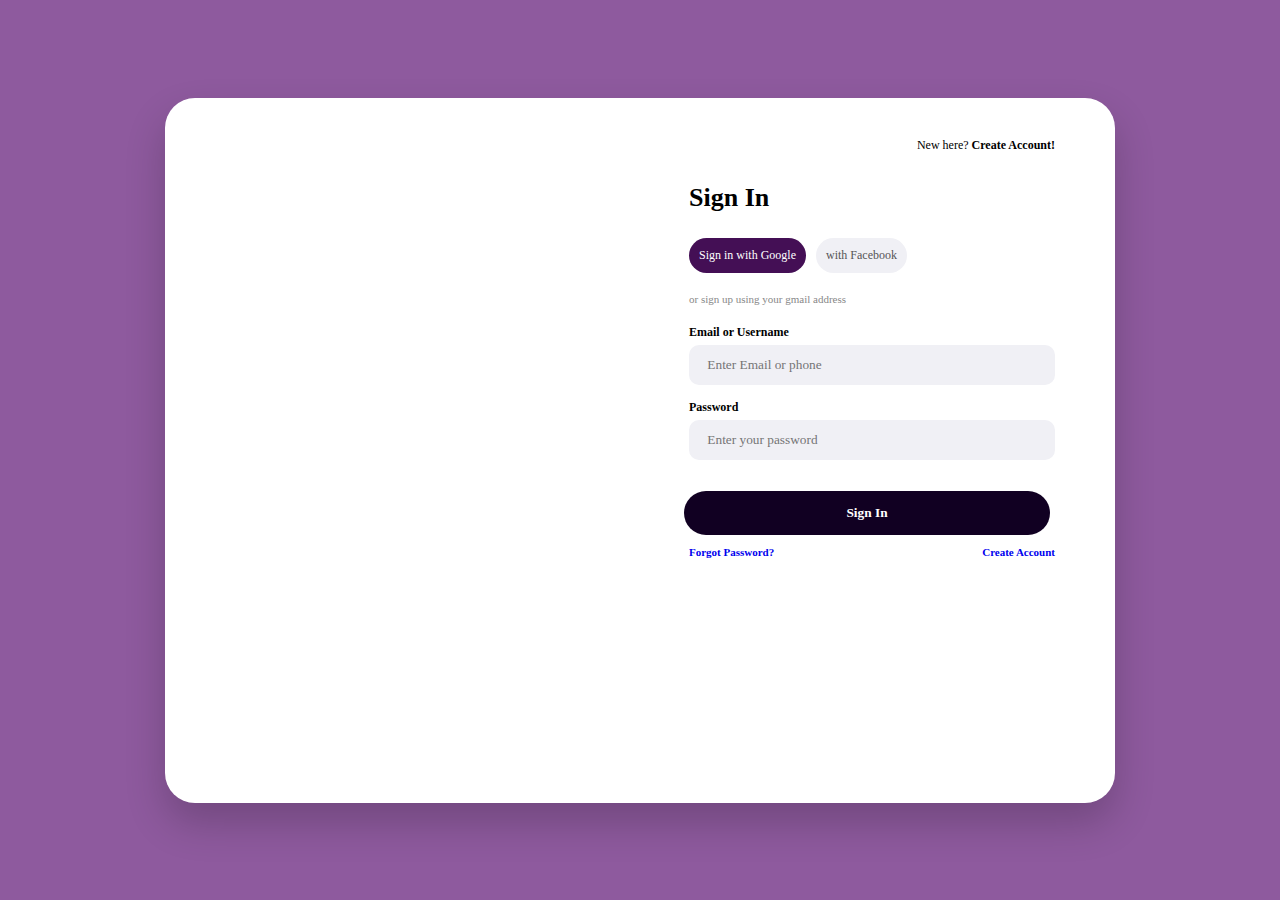
<file: index.html>
<!DOCTYPE html>
<html lang="en">

<head>
    <meta charset="UTF-8">
    <meta name="viewport" content="width=device-width, initial-scale=1.0">
    <title>Login</title>
    <link rel="stylesheet" href="index.css">
</head>

<body>
    <div class="main-container">
        <div class ="image-section">
            <div class="Astro">
                <h1>Astro</h1>
                <p class="tagline">Welcome back. Lets continue the journey</p>
                <p class="footer">Beyond Earth's grasp</p>
            </div>
        </div>



        <div class=" upper">
            <div class="nav">
                New here? <a href="SignUp.html">Create Account!</a>
            </div>


            <div class="signin">
                <h2>Sign In</h2>

                <div class="link">
                    <button class="btn-google">Sign in with Google</button>
                    <button class="btn-facebook">with Facebook</button>
                </div>

                <p class="divider"> or sign up using your gmail address </p>

                <form>
                    <div class="text">
                        <label>Email or Username </label>
                        <input type="email" placeholder=" Enter Email or phone" required="true">
                    </div>

                    <div class="text">
                        <label>Password</label>
                        <input type="password" placeholder=" Enter your password" required="true">
                    </div>

                    <button type="submit" class="submit" value="login"> Sign In</button>

                </form>

                <div class="extra-links">
                    <a href="#">Forgot Password?</a>
                    <a href="SignUp.html">Create Account</a>
                </div>
            </div>
        </div>

    </div>
    
</body>

</html>
</file>
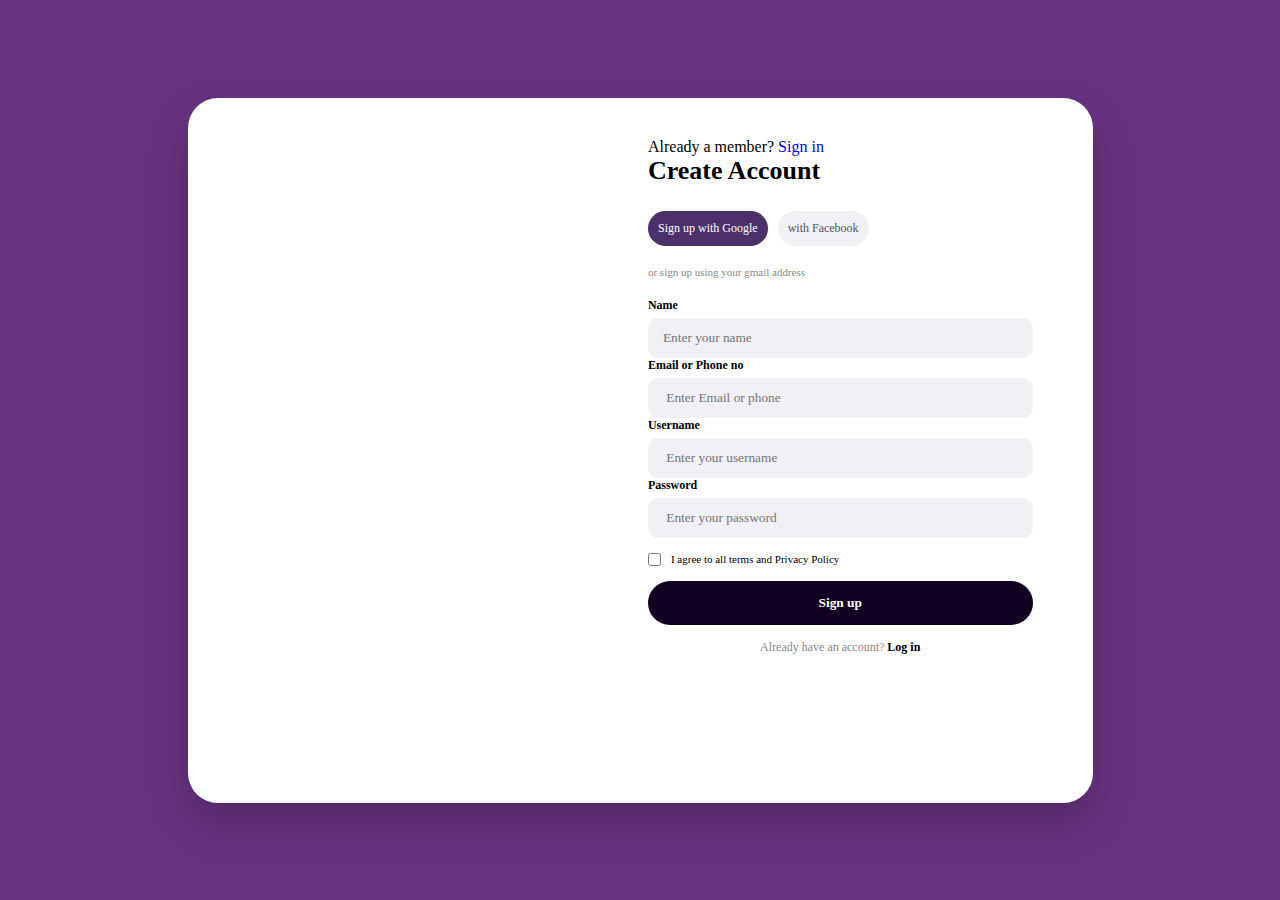
<file: SignUp.html>
<!DOCTYPE html>
<html lang="en">

<head>
    <meta charset="UTF-8">
    <meta name="viewport" content="width=device-width, initial-scale=1.0">
    <title>sign in-sign out</title>
    <link rel="stylesheet" href="style.css">
</head>

<body>
    <div class="the-whole-page">
        <div class="image">
            <div class="imgtext">
                <h1> Astro</h1>
                <p class="tagline"> Exploring new frontiers, one step at a Time</p>
                <p class="footer">Beyond Earth's grasp</p>
            </div>
        </div>

        <div class="form-section">
            <div class="Signin">
                Already a member?<a  href="index.html"> Sign in</a>
            </div>

            <div class=" mainsign">
                <h2>Create Account</h2>

                <div class="link">
                     <a href="https://www.google.com/">
                    <button class="btn-google">Sign up with Google</button></a>
                    <a href="https://www.facebook.com/">
                    <button class="btn-facebook">with Facebook</button></a>
                </div>

                <p class="divider"> or sign up using your gmail address </p>

                <form action="#" method="post" target="_blank">
                    <div class="input">
                        <label>Name</label>
                        <input type="text" placeholder="Enter your name" required="true">
                    </div>
                    <div class="input">
                        <label>Email or Phone no</label>
                        <input type="email" placeholder=" Enter Email or phone" required="true">
                    </div>
                    <div class="input">
                        <label>Username</label>
                        <input type="text" placeholder=" Enter your username" required="true">
                    </div>
                    <div class="input">
                        <label>Password</label>
                        <input type="password" placeholder=" Enter your password" required="true">
                    </div>
                    <div class="box">
                        <input type="checkbox">
                        <label for="terms">I agree to all terms and Privacy Policy</label>

                    </div>
                   

                    <button type="submit" class="submit"> Sign up</button>
                </form>

                <p class="tick">Already have an account? <a href="index.html">Log in</a></p>
            </div>
        </div>
    </div>

</body>

</html>
</file>
<file: index.css>
*{
    margin:0px ;
    padding:0px ;
     box-sizing: border-box;
     font-family:cursive;
}
body {
    background-color:  #8e5a9e;
    display: flex;
    justify-content: center;
    align-items: center;
    min-height: 100vh;}

        .main-container {
            display: flex;
            width: 950px;
            height: 705px;
            background: white;
            border-radius: 30px;
            overflow: hidden;
            box-shadow: 0 20px 40px rgba(0, 0, 0, 0.2)
        }

        .astro h1{
                
            font-size: 28px;
            font-weight: 600;
            line-height: 1.2;
            width: 80%;
        }

        .tagline {
                margin-top: 3rem;
            font-size: 28px;
            font-weight: 600;
            line-height: 1.2;
            width: 80%;
        }

        .footer {
            position: absolute;
            bottom: 40px;
            font-size: 12px;
            opacity: 0.8;
        }

        .upper{
            
            flex: 1.2;
            padding: 40px 60px;
        }

        .nav{
                 text-align: right;
            font-size: 12px;
            margin-bottom: 30px;
        }

        .nav a{
            
            text-decoration: none;
            color: #000;
            font-weight: 600;
        }

        .signin h2{
            font-size: 26px;
            margin-bottom: 25px;
        }

        .link{
            display: flex;
            gap: 10px;
            margin-bottom: 20px;
        }

        .link button{
            padding: 10px;
            border: none;
            border-radius: 20px;
            font-size: 12px;
        }

        .btn-google{
            background-color: #440f55;
            color: white;
        }

        .btn-facebook{
             background: #f0f0f5;
            color: #555;
        }

        .divider{
            font-size:11px;
            color:#888;
            margin-bottom: 20px;
        
        }

        .text{
            margin-bottom: 15px;
        }

        .text label{
            display: block;
            font-size:12px ;
            font-weight: 600;
            margin-bottom: 5px;
        }

        .text input{
             width: 100%;
            padding: 12px 15px;
            background: #f0f0f5;
            border: none;
            border-radius: 10px;
            outline: none;
        }
        .submit {
            width: 100%;
            padding: 14px;
            background: #110022;
            color: white;
            border: none;
            border-radius: 25px;
            font-weight: 600;
                margin: -5px;
    margin-top: 1rem;
        
        }

        .extra-links {
            display: flex;
            justify-content:space-between ;
            font-size:11px;
            margin-top: 1rem;

        }

        .extra-links a {
            text-decoration: none;
              font-weight: 600;}

        .image-section{
             background: url('https://m.media-amazon.com/images/I/51l13SeBYsL.jpg') center/cover no-repeat;
             position: relative;
            padding: 40px;
            color: white;
                width: 29rem;
}
</file>
<file: style.css>
* {
    margin: 0;
    padding: 0px;
    box-sizing: border-box;
    font-family:cursive;
}

body {
    background-color: rgb(104, 50, 128);
    display: flex;
    justify-content: center;
    align-items: center;
    min-height: 100vh;
}

.the-whole-page {
    display: flex;
    width: 905px;
    height: 705px;
    background-color: white;
    border-radius: 30px;
    overflow: hidden;
    box-shadow: 0 20px 40px rgba(0, 0, 0, 0.2); }
    /* padding: 49px; */


.imgtext h1{
    font-size: 24px;
    font-weight: 600;
     margin-bottom: 40px;
}

        .tagline {
            font-size: 28px;
            font-weight: 600;
            line-height: 1.2;
            width: 80%;
        }
 
        .footer {
            position: absolute;
            bottom: 54px;
            font-size: 12px;
            opacity: 0.8;}

            .form-section {
            flex: 1.2;
            padding: 40px 60px;
            position: relative;
        }


        .signin{
            text-align: right;
            font-size: 12px;
            margin-bottom: 30px;
        }

        .signin a{
            text-decoration: none;
            color: #000;
            font-weight: 600;
        
        }


        .mainsign h2{
            font-size: 26px;
            margin-bottom: 25px;
        }

        .link{
             display: flex;
            gap: 10px;
            margin-bottom: 20px;
        }

        .link button{
              flex: 1;
            padding: 10px;
            border: none;
            border-radius: 20px;
            font-size: 12px;
            cursor: pointer;
        }

        .btn-google {
            background: #4b306a;
            color: white;
        }
 
        .btn-facebook {
            background: #f0f0f5;
            color: #555;
        }

          .divider {
            font-size: 11px;
            color: #888;
            margin-bottom: 20px;
        }

        .input label {
            display: block;
            font-size: 12px;
            font-weight: 600;
            margin-bottom: 5px;
        }

        .input input {
            width: 100%;
            padding: 12px 15px;
            background: #f0f0f5;
            border: none;
            border-radius: 10px;
            outline: none;
        }


        .box {
            display: flex;
            align-items: center;
            gap: 10px;
            font-size: 11px;
            margin: 15px 0;
        }


        .submit{


              width: 100%;
            padding: 14px;
            background: #110022;
            color: white;
            border: none;
            border-radius: 25px;
            font-weight: 600;
            cursor: pointer;
            margin-bottom: 15px;
        }


        .tick {
            text-align: center;
            font-size: 12px;
            color: #888;
        }

        .tick a{
            color: #000;
            text-decoration: none;
            font-weight: 600;
        }

        .image{
            flex: 1;
            background: url('https://m.media-amazon.com/images/I/51l13SeBYsL.jpg') center/cover no-repeat;
            position: relative;
            padding: 40px;
            color: white;}

            .Signin a{
                text-decoration: none;
            }
</file>
